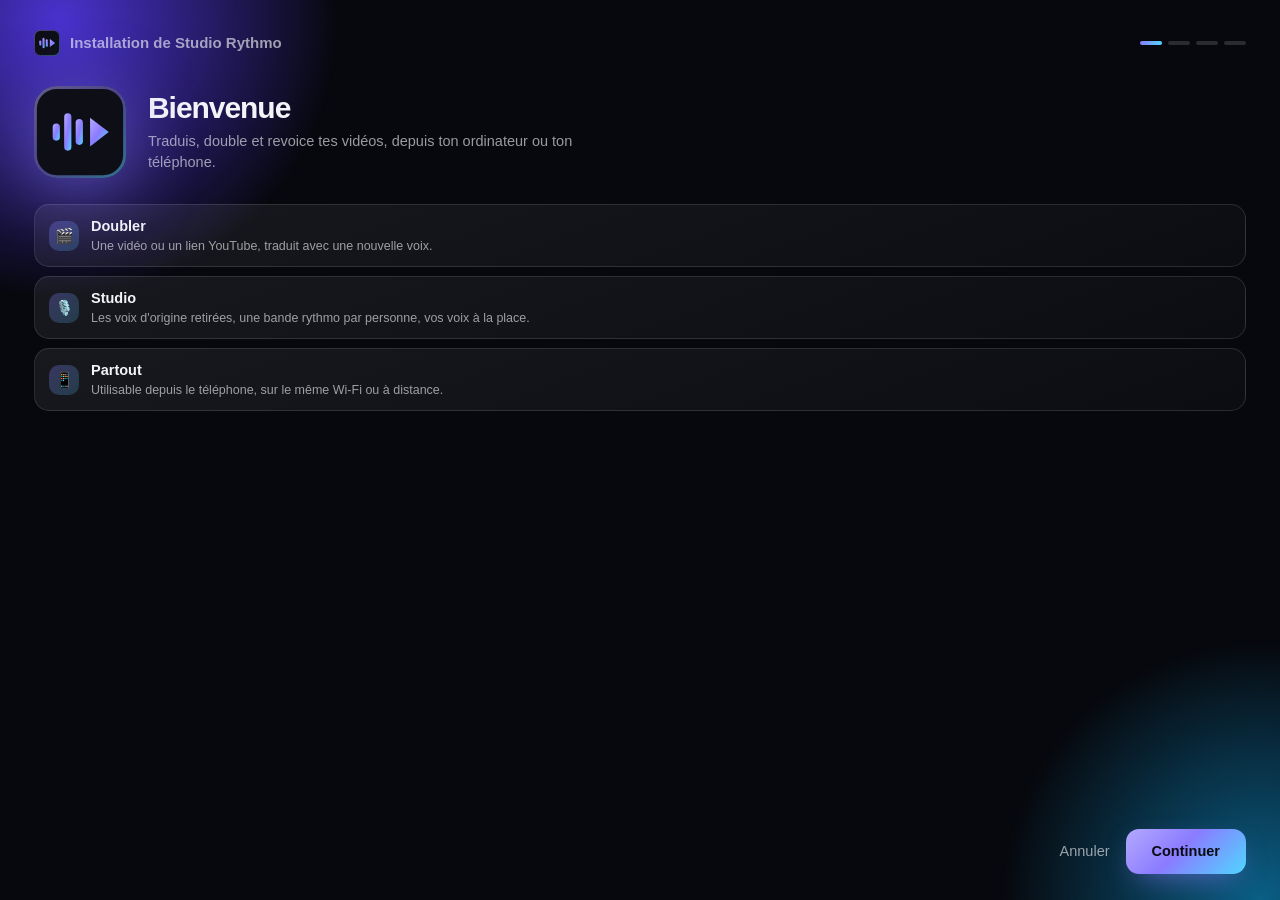
<file: launcher/setup.html>
<!doctype html>
<html lang="fr">
<head>
<meta charset="utf-8">
<title>Installer Studio Rythmo</title>
<style>
  :root { --text:#f3f4f8; --muted:rgba(243,244,248,.62); --faint:rgba(243,244,248,.36); --line:rgba(255,255,255,.12);
    --accent:#8b7bff; --accent2:#4fd6ff; --ok:#4ade9a; --bad:#ff6b81; }
  * { box-sizing: border-box; }
  html, body { margin: 0; height: 100%; background: #07080d; color: var(--text); overflow: hidden; user-select: none; cursor: default;
    font: 14.5px/1.45 "Segoe UI Variable Text", "Segoe UI", ui-sans-serif, -apple-system, sans-serif; -webkit-font-smoothing: antialiased; }
  .aurora { position: fixed; inset: 0; overflow: hidden; pointer-events: none; }
  .aurora i { position: absolute; border-radius: 50%; }
  .aurora i:nth-child(1) { width: 560px; height: 560px; left: -220px; top: -260px; background: radial-gradient(closest-side, #5b3dff, transparent); opacity: .8; }
  .aurora i:nth-child(2) { width: 520px; height: 520px; right: -240px; bottom: -260px; background: radial-gradient(closest-side, #0fb6ff, transparent); opacity: .5; }
  .wrap { position: relative; height: 100%; display: flex; flex-direction: column; padding: 30px 34px 26px; }
  .brand { display: flex; align-items: center; gap: 10px; font-weight: 650; font-size: 15px; color: var(--muted); }
  .brand svg { width: 26px; height: 26px; }
  .dots { display: flex; gap: 6px; margin-left: auto; }
  .dots i { width: 22px; height: 4px; border-radius: 99px; background: rgba(255,255,255,.14); transition: .3s; }
  .dots i.on { background: linear-gradient(90deg, var(--accent), var(--accent2)); }
  .page { display: none; flex: 1; flex-direction: column; animation: fade .35s ease; min-height: 0; }
  .page.on { display: flex; }
  @keyframes fade { from { opacity: 0; transform: translateY(6px); } }
  h1 { font-size: 30px; line-height: 1.12; letter-spacing: -.035em; margin: 34px 0 8px; font-weight: 700; }
  p.lede { color: var(--muted); margin: 0 0 22px; max-width: 470px; }
  .hero { display: flex; align-items: center; gap: 22px; margin-top: 30px; }
  .hero svg { width: 92px; height: 92px; flex: none; filter: drop-shadow(0 12px 34px rgba(139,123,255,.5)); }
  .hero h1 { margin: 0 0 6px; }
  .feats { display: grid; gap: 9px; margin-top: 26px; }
  .feat { display: flex; gap: 12px; align-items: center; padding: 11px 14px; border-radius: 15px;
    background: linear-gradient(160deg, rgba(255,255,255,.07), rgba(255,255,255,.025)); border: 1px solid var(--line); }
  .feat span { width: 30px; height: 30px; border-radius: 10px; display: grid; place-items: center; font-size: 15px; flex: none;
    background: linear-gradient(135deg, rgba(139,123,255,.3), rgba(79,214,255,.2)); }
  .feat b { font-weight: 600; } .feat small { color: var(--muted); display: block; font-size: 12.5px; }
  .card { padding: 16px; border-radius: 18px; background: linear-gradient(160deg, rgba(255,255,255,.08), rgba(255,255,255,.03));
    border: 1px solid var(--line); margin-bottom: 12px; }
  .card label.t { display: block; font-size: 12px; color: var(--muted); letter-spacing: .06em; text-transform: uppercase; margin-bottom: 9px; font-weight: 600; }
  .path { display: flex; gap: 8px; }
  .path div { flex: 1; padding: 11px 13px; border-radius: 12px; background: rgba(0,0,0,.3); border: 1px solid var(--line);
    font: 12.5px ui-monospace, Consolas, monospace; color: var(--muted); white-space: nowrap; overflow: hidden; text-overflow: ellipsis; }
  .toggle { display: flex; align-items: center; justify-content: space-between; gap: 12px; padding: 7px 0; cursor: pointer; }
  .toggle small { display: block; color: var(--faint); font-size: 12.5px; }
  .switch { position: relative; width: 44px; height: 26px; flex: none; }
  .switch input { opacity: 0; position: absolute; }
  .switch i { position: absolute; inset: 0; border-radius: 99px; background: rgba(255,255,255,.16); transition: .25s; }
  .switch i::after { content: ""; position: absolute; width: 20px; height: 20px; left: 3px; top: 3px; border-radius: 50%; background: #fff; transition: .25s; }
  .switch input:checked + i { background: linear-gradient(135deg, var(--accent), var(--accent2)); }
  .switch input:checked + i::after { transform: translateX(18px); }
  .note { font-size: 12.5px; color: var(--faint); }
  .progress { height: 6px; border-radius: 99px; background: rgba(255,255,255,.09); overflow: hidden; margin: 6px 0 12px; }
  .progress div { height: 100%; width: 35%; border-radius: inherit; background: linear-gradient(90deg, var(--accent), var(--accent2)); animation: slide 1.4s ease-in-out infinite; }
  .progress.done div { width: 100%; animation: none; }
  @keyframes slide { 0% { transform: translateX(-110%); } 100% { transform: translateX(320%); } }
  .now { font-weight: 600; }
  .log { font: 11.5px ui-monospace, Consolas, monospace; color: var(--faint); white-space: nowrap; overflow: hidden; text-overflow: ellipsis; margin-top: 3px; min-height: 16px; }
  .steps { list-style: none; padding: 0; margin: 18px 0 0; display: grid; gap: 8px; }
  .steps li { display: flex; align-items: center; gap: 11px; color: var(--faint); }
  .steps li::before { content: ""; width: 8px; height: 8px; border-radius: 50%; border: 1.5px solid currentColor; flex: none; }
  .steps li.done { color: var(--muted); } .steps li.done::before { background: var(--ok); border-color: var(--ok); }
  .steps li.cur { color: var(--text); font-weight: 560; } .steps li.cur::before { background: var(--accent2); border-color: var(--accent2); box-shadow: 0 0 10px var(--accent2); }
  .check { width: 86px; height: 86px; border-radius: 50%; display: grid; place-items: center; margin: 46px 0 6px;
    background: linear-gradient(135deg, rgba(74,222,154,.25), rgba(79,214,255,.18)); border: 1px solid rgba(74,222,154,.4); }
  .check svg { width: 40px; height: 40px; }
  .err { color: #ffb3bf; background: rgba(255,107,129,.09); border: 1px solid rgba(255,107,129,.3); border-radius: 14px; padding: 12px 14px;
    font-size: 13px; margin-top: 14px; user-select: text; display: none; max-height: 130px; overflow: auto; word-break: break-word; }
  .bar { display: flex; gap: 10px; align-items: center; margin-top: auto; padding-top: 18px; }
  .bar .sp { flex: 1; }
  button { font: inherit; font-weight: 600; color: var(--text); padding: 11px 20px; border-radius: 13px; cursor: pointer;
    background: rgba(255,255,255,.07); border: 1px solid var(--line); transition: .2s; }
  button:hover { border-color: rgba(255,255,255,.22); }
  button.primary { border: 0; color: #0b0b12; background: linear-gradient(135deg, #b4a9ff, var(--accent) 45%, var(--accent2));
    box-shadow: 0 10px 30px -12px rgba(139,123,255,.8); padding: 12px 26px; }
  button.danger { color: var(--bad); }
  button.link { background: none; border: 0; color: var(--muted); padding: 11px 6px; font-weight: 500; }
  button:disabled { opacity: .45; cursor: not-allowed; }
  .hidden { display: none !important; }
</style>
</head>
<body>
<div class="aurora"><i></i><i></i></div>
<div class="wrap">
  <div class="brand">
    <svg viewBox="0 0 64 64"><defs><linearGradient id="g" x1="0" y1="0" x2="1" y2="1"><stop offset="0" stop-color="#b4a9ff"/><stop offset=".5" stop-color="#8b7bff"/><stop offset="1" stop-color="#4fd6ff"/></linearGradient></defs><rect width="64" height="64" rx="16" fill="#0d0e16"/><rect x="1" y="1" width="62" height="62" rx="15" fill="none" stroke="url(#g)" stroke-opacity=".5" stroke-width="2"/><g fill="url(#g)"><rect x="13" y="26" width="5" height="12" rx="2.5"/><rect x="21" y="19" width="5" height="26" rx="2.5"/><rect x="29" y="23" width="5" height="18" rx="2.5"/></g><path d="M39 22l13 10-13 10z" fill="url(#g)"/></svg>
    <span id="brand-text">Installation de Studio Rythmo</span>
    <div class="dots" id="dots"><i class="on"></i><i></i><i></i><i></i></div>
  </div>

  <!-- 1. Bienvenue -->
  <section class="page on" id="p-welcome">
    <div class="hero">
      <svg viewBox="0 0 64 64"><rect width="64" height="64" rx="16" fill="#0d0e16"/><rect x="1" y="1" width="62" height="62" rx="15" fill="none" stroke="url(#g)" stroke-opacity=".5" stroke-width="2"/><g fill="url(#g)"><rect x="13" y="26" width="5" height="12" rx="2.5"/><rect x="21" y="19" width="5" height="26" rx="2.5"/><rect x="29" y="23" width="5" height="18" rx="2.5"/></g><path d="M39 22l13 10-13 10z" fill="url(#g)"/></svg>
      <div><h1>Bienvenue</h1><p class="lede" style="margin:0">Traduis, double et revoice tes vidéos, depuis ton ordinateur ou ton téléphone.</p></div>
    </div>
    <div class="feats">
      <div class="feat"><span>🎬</span><div><b>Doubler</b><small>Une vidéo ou un lien YouTube, traduit avec une nouvelle voix.</small></div></div>
      <div class="feat"><span>🎙️</span><div><b>Studio</b><small>Les voix d'origine retirées, une bande rythmo par personne, vos voix à la place.</small></div></div>
      <div class="feat"><span>📱</span><div><b>Partout</b><small>Utilisable depuis le téléphone, sur le même Wi-Fi ou à distance.</small></div></div>
    </div>
    <div class="bar"><span class="note" id="version"></span><span class="sp"></span>
      <button class="link" data-act="close">Annuler</button><button class="primary" data-go="p-options">Continuer</button></div>
  </section>

  <!-- 2. Options -->
  <section class="page" id="p-options">
    <h1>Où installer ?</h1>
    <p class="lede">Les réglages par défaut conviennent à presque tout le monde.</p>
    <div class="card">
      <label class="t">Dossier</label>
      <div class="path"><div id="dir"></div><button data-act="browse">Changer</button></div>
    </div>
    <div class="card">
      <label class="toggle"><span>Icône sur le Bureau</span><span class="switch"><input type="checkbox" id="desktop" checked><i></i></span></label>
      <label class="toggle"><span>Dans le menu Démarrer</span><span class="switch"><input type="checkbox" id="startmenu" checked><i></i></span></label>
    </div>
    <p class="note">Le moteur (IA de transcription, séparation des voix) se télécharge pendant l'installation : environ 6 Go et 10 à 20 minutes selon ta connexion.</p>
    <div class="bar"><button class="link" data-go="p-welcome">Retour</button><span class="sp"></span>
      <button class="primary" data-act="install">Installer</button></div>
  </section>

  <!-- 3. Installation -->
  <section class="page" id="p-install">
    <h1>Installation…</h1>
    <p class="lede">Tu peux faire autre chose pendant ce temps. Ne ferme pas cette fenêtre.</p>
    <div class="card">
      <div class="now" id="now">Copie des fichiers</div>
      <div class="progress" id="bar"><div></div></div>
      <div class="log" id="log"></div>
      <ul class="steps" id="steps"></ul>
      <div class="err" id="err"></div>
    </div>
    <div class="bar"><span class="sp"></span>
      <button class="hidden" data-act="log">Voir le journal</button>
      <button class="primary hidden" id="retry" data-act="install">Réessayer</button></div>
  </section>

  <!-- 4. Terminé -->
  <section class="page" id="p-done">
    <div class="check"><svg viewBox="0 0 24 24" fill="none" stroke="#4ade9a" stroke-width="2.5" stroke-linecap="round" stroke-linejoin="round"><path d="M5 12.5l4.5 4.5L19 7.5"/></svg></div>
    <h1 style="margin-top:18px">Studio Rythmo est installé</h1>
    <p class="lede">Retrouve-le sur le Bureau et dans le menu Démarrer.</p>
    <div class="bar"><span class="sp"></span><button class="link" data-act="close">Fermer</button>
      <button class="primary" data-act="launch">Lancer Studio Rythmo</button></div>
  </section>

  <!-- Désinstallation -->
  <section class="page" id="p-uninstall">
    <h1>Désinstaller Studio Rythmo ?</h1>
    <p class="lede">L'application, ses raccourcis et le moteur seront retirés de cet ordinateur.</p>
    <div class="card">
      <label class="toggle"><span>Supprimer aussi mes vidéos et mes réglages<small>Studio, bibliothèque, prises de voix</small></span>
        <span class="switch"><input type="checkbox" id="purge"><i></i></span></label>
    </div>
    <div class="err" id="uerr"></div>
    <div class="bar"><span class="sp"></span><button class="link" data-act="close">Annuler</button>
      <button class="primary" data-act="uninstall">Désinstaller</button></div>
  </section>
  <section class="page" id="p-uninstalled">
    <div class="check"><svg viewBox="0 0 24 24" fill="none" stroke="#4ade9a" stroke-width="2.5" stroke-linecap="round" stroke-linejoin="round"><path d="M5 12.5l4.5 4.5L19 7.5"/></svg></div>
    <h1 style="margin-top:18px">Studio Rythmo a été désinstallé</h1>
    <p class="lede" id="kept"></p>
    <div class="bar"><span class="sp"></span><button class="primary" data-act="close">Fermer</button></div>
  </section>
</div>
<script>
  const $ = (s) => document.querySelector(s);
  const STEPS = ["Installation de Python", "Installation du moteur IA (le plus long)", "Installation des outils",
    "Installation de l'analyse du langage", "Installation de la séparation des voix", "Installation des outils vidéo"];
  const ORDER = ["p-welcome", "p-options", "p-install", "p-done"];
  let reached = -1;
  const api = () => window.pywebview.api;
  function go(id) {
    document.querySelectorAll(".page").forEach((p) => p.classList.toggle("on", p.id === id));
    const i = ORDER.indexOf(id);
    $("#dots").classList.toggle("hidden", i < 0);
    document.querySelectorAll("#dots i").forEach((d, k) => d.classList.toggle("on", k <= i));
  }
  function steps() {
    $("#steps").innerHTML = STEPS.map((s, i) => `<li class="${i < reached ? "done" : i === reached ? "cur" : ""}">${s.replace(" (le plus long)", "")}</li>`).join("");
  }
  // Appelé par Python
  window.init = (info) => {
    $("#dir").textContent = info.dir;
    $("#version").textContent = "Version " + info.version;
    if (info.uninstall) { $("#brand-text").textContent = "Studio Rythmo"; go("p-uninstall"); }
  };
  window.setDir = (dir) => { $("#dir").textContent = dir; };
  window.setStep = (label) => { $("#now").textContent = label; const i = STEPS.indexOf(label); if (i > reached) { reached = i; steps(); } };
  window.setLog = (line) => { $("#log").textContent = line; };
  window.setError = (msg) => {
    $("#bar").classList.add("hidden"); $("#err").textContent = msg; $("#err").style.display = "block";
    $("#retry").classList.remove("hidden"); document.querySelector('[data-act="log"]').classList.remove("hidden");
  };
  window.setDone = () => { reached = STEPS.length; steps(); $("#bar").classList.add("done"); setTimeout(() => go("p-done"), 700); };
  window.setUninstalled = (kept) => { $("#kept").textContent = kept; go("p-uninstalled"); };
  window.setUninstallError = (msg) => { $("#uerr").textContent = msg; $("#uerr").style.display = "block"; };

  document.addEventListener("click", (e) => {
    const b = e.target.closest("button");
    if (!b) return;
    if (b.dataset.go) return go(b.dataset.go);
    const act = b.dataset.act;
    if (act === "install") {
      reached = -1; steps(); go("p-install");
      $("#err").style.display = "none"; $("#bar").classList.remove("hidden", "done"); $("#retry").classList.add("hidden");
      $("#now").textContent = "Copie des fichiers";
      api().install({ desktop: $("#desktop").checked, startmenu: $("#startmenu").checked });
    } else if (act === "uninstall") { b.disabled = true; api().uninstall($("#purge").checked); }
    else if (act) api()[act]();
  });
  window.addEventListener("pywebviewready", () => api().ready());
</script>
</body>
</html>
</file>
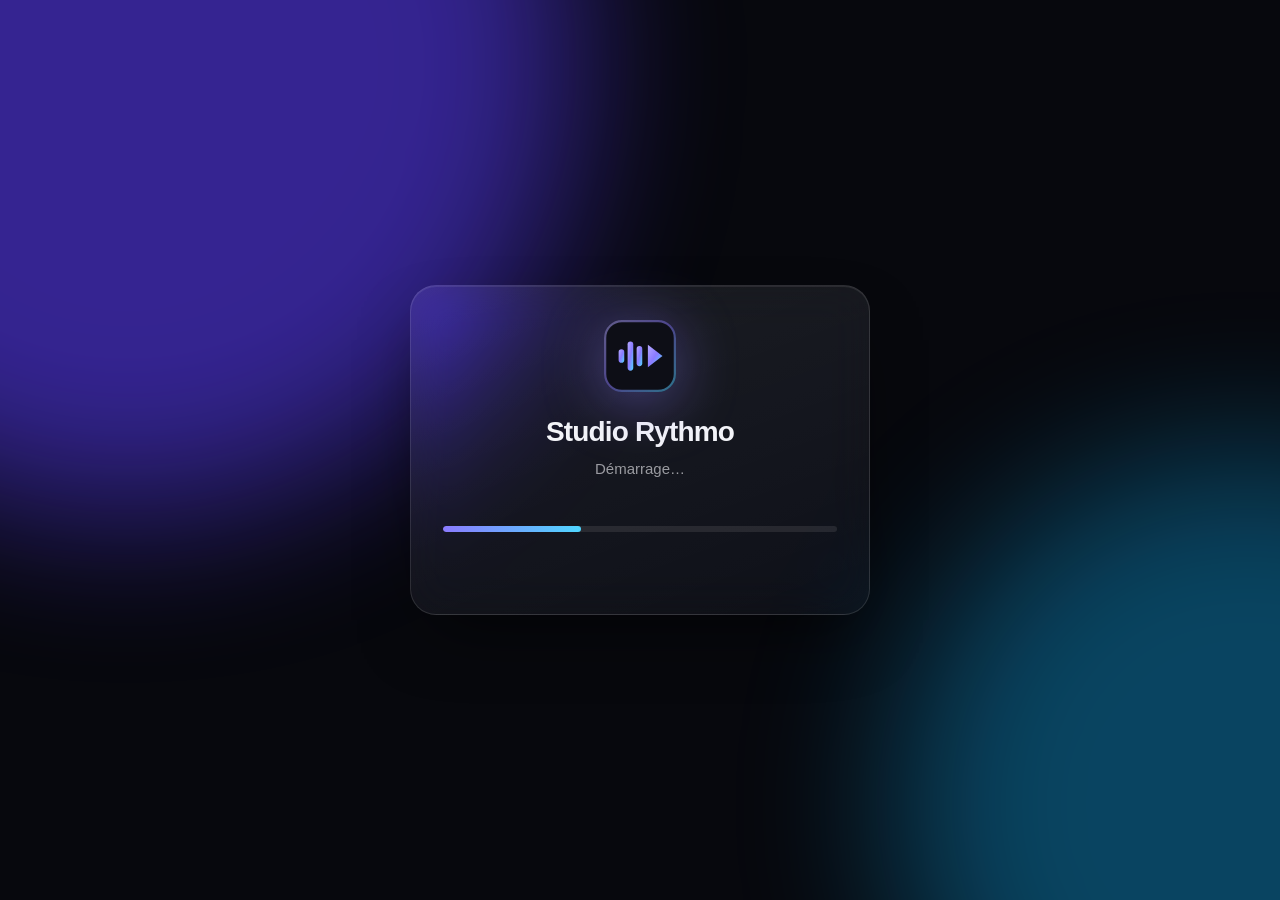
<file: launcher/splash.html>
<!doctype html>
<html lang="fr">
<head>
<meta charset="utf-8">
<title>Studio Rythmo</title>
<style>
  :root { --text:#f3f4f8; --muted:rgba(243,244,248,.6); --faint:rgba(243,244,248,.35); --accent:#8b7bff; --accent2:#4fd6ff; --bad:#ff6b81; }
  * { box-sizing: border-box; }
  html, body { margin: 0; height: 100%; background: #07080d; color: var(--text); overflow: hidden; user-select: none;
    font: 15px/1.45 ui-sans-serif, -apple-system, BlinkMacSystemFont, "SF Pro Text", "Segoe UI Variable", "Segoe UI", sans-serif; -webkit-font-smoothing: antialiased; }
  .aurora { position: fixed; inset: 0; overflow: hidden; }
  .aurora i { position: absolute; border-radius: 50%; filter: blur(80px); opacity: .55; animation: drift 24s ease-in-out infinite alternate; }
  .aurora i:nth-child(1) { width: 70vmax; height: 70vmax; left: -25vmax; top: -30vmax; background: #5b3dff; }
  .aurora i:nth-child(2) { width: 55vmax; height: 55vmax; right: -25vmax; bottom: -20vmax; background: #0fb6ff; opacity: .35; animation-duration: 30s; }
  @keyframes drift { to { transform: translate(5vmax, 4vmax) scale(1.08); } }
  main { position: relative; height: 100%; display: grid; place-items: center; padding: 28px; }
  .card { width: 100%; max-width: 460px; padding: 34px 32px 28px; border-radius: 26px; text-align: center;
    background: linear-gradient(160deg, rgba(255,255,255,.09), rgba(255,255,255,.035)); border: 1px solid rgba(255,255,255,.12);
    backdrop-filter: saturate(160%) blur(22px); -webkit-backdrop-filter: saturate(160%) blur(22px);
    box-shadow: 0 1px 0 rgba(255,255,255,.08) inset, 0 30px 70px -25px rgba(0,0,0,.7); }
  .logo { width: 72px; height: 72px; margin: 0 auto 14px; filter: drop-shadow(0 10px 30px rgba(139,123,255,.45)); }
  h1 { margin: 0; font-size: 28px; letter-spacing: -.03em; }
  .sub { color: var(--muted); margin: 6px 0 24px; min-height: 44px; }
  .progress { height: 6px; border-radius: 99px; background: rgba(255,255,255,.09); overflow: hidden; }
  .progress div { height: 100%; width: 35%; border-radius: inherit; background: linear-gradient(90deg, var(--accent), var(--accent2));
    animation: slide 1.4s ease-in-out infinite; }
  .progress.done div { width: 100%; animation: none; }
  @keyframes slide { 0% { transform: translateX(-110%); } 100% { transform: translateX(320%); } }
  .step { margin-top: 14px; font-size: 13.5px; color: var(--text); min-height: 20px; }
  .log { margin-top: 4px; font: 11.5px ui-monospace, SFMono-Regular, Menlo, Consolas, monospace; color: var(--faint);
    white-space: nowrap; overflow: hidden; text-overflow: ellipsis; min-height: 16px; }
  .steps { list-style: none; padding: 0; margin: 20px 0 0; text-align: left; display: grid; gap: 7px; font-size: 13.5px; }
  .steps li { display: flex; align-items: center; gap: 10px; color: var(--faint); }
  .steps li::before { content: ""; width: 8px; height: 8px; border-radius: 50%; border: 1.5px solid currentColor; flex: none; }
  .steps li.done { color: var(--muted); } .steps li.done::before { background: #4ade9a; border-color: #4ade9a; }
  .steps li.now { color: var(--text); font-weight: 560; } .steps li.now::before { background: var(--accent2); border-color: var(--accent2); box-shadow: 0 0 10px var(--accent2); }
  .err { color: #ffb3bf; background: rgba(255,107,129,.09); border: 1px solid rgba(255,107,129,.3); border-radius: 14px; padding: 12px 14px;
    text-align: left; font-size: 13.5px; margin-top: 16px; display: none; user-select: text; }
  .btns { display: flex; gap: 10px; justify-content: center; margin-top: 20px; }
  button { font: inherit; font-weight: 600; color: var(--text); padding: 11px 18px; border-radius: 13px; cursor: pointer;
    background: rgba(255,255,255,.08); border: 1px solid rgba(255,255,255,.12); }
  button.primary { border: 0; color: #0b0b12; background: linear-gradient(135deg, #b4a9ff, var(--accent) 45%, var(--accent2)); }
  .hidden { display: none !important; }
</style>
</head>
<body>
<div class="aurora"><i></i><i></i></div>
<main>
  <div class="card">
    <svg class="logo" viewBox="0 0 64 64"><defs><linearGradient id="g" x1="0" y1="0" x2="1" y2="1"><stop offset="0" stop-color="#b4a9ff"/><stop offset=".5" stop-color="#8b7bff"/><stop offset="1" stop-color="#4fd6ff"/></linearGradient></defs><rect width="64" height="64" rx="16" fill="#0d0e16"/><rect x="1" y="1" width="62" height="62" rx="15" fill="none" stroke="url(#g)" stroke-opacity=".5" stroke-width="2"/><g fill="url(#g)"><rect x="13" y="26" width="5" height="12" rx="2.5"/><rect x="21" y="19" width="5" height="26" rx="2.5"/><rect x="29" y="23" width="5" height="18" rx="2.5"/></g><path d="M39 22l13 10-13 10z" fill="url(#g)"/></svg>
    <h1>Studio Rythmo</h1>
    <p class="sub" id="sub">Démarrage…</p>
    <div class="progress" id="bar"><div></div></div>
    <div class="step" id="step"></div>
    <div class="log" id="log"></div>
    <ul class="steps hidden" id="steps"></ul>
    <div class="err" id="err"></div>
    <div class="btns hidden" id="btns">
      <button id="logs">Voir le journal</button>
      <button class="primary" id="retry">Réessayer</button>
    </div>
  </div>
</main>
<script>
  const STEPS = ["Préparation de l'installation", "Installation de Python", "Installation du moteur IA (le plus long)",
    "Installation des outils", "Installation de l'analyse du langage", "Installation de la séparation des voix",
    "Installation des outils vidéo", "Démarrage"];
  const $ = (s) => document.querySelector(s);
  let first = false, reached = -1;
  window.setFirst = (isFirst) => {
    first = isFirst;
    $("#sub").textContent = isFirst
      ? "Première ouverture : installation du moteur. Une seule fois, 10 à 20 minutes selon ta connexion."
      : "Démarrage du moteur…";
    $("#steps").classList.toggle("hidden", !isFirst);
    render();
  };
  window.setStep = (label) => {
    $("#step").textContent = label;
    const i = STEPS.indexOf(label);
    if (i > reached) reached = i;
    render();
  };
  window.setLog = (line) => { $("#log").textContent = line; };
  window.setReady = () => {
    $("#bar").classList.add("done");
    $("#sub").textContent = "C'est prêt.";
    $("#step").textContent = ""; $("#log").textContent = "";
  };
  window.setError = (message) => {
    $("#bar").classList.add("hidden");
    $("#err").textContent = message; $("#err").style.display = "block";
    $("#btns").classList.remove("hidden");
  };
  function render() {
    if (!first) return;
    $("#steps").innerHTML = STEPS.slice(1, 7).map((s, k) => {
      const i = k + 1;
      return `<li class="${i < reached ? "done" : i === reached ? "now" : ""}">${s.replace(" (le plus long)", "")}</li>`;
    }).join("");
  }
  $("#logs").onclick = () => window.pywebview && window.pywebview.api.open_log();
  $("#retry").onclick = () => window.pywebview && window.pywebview.api.retry();
</script>
</body>
</html>
</file>
